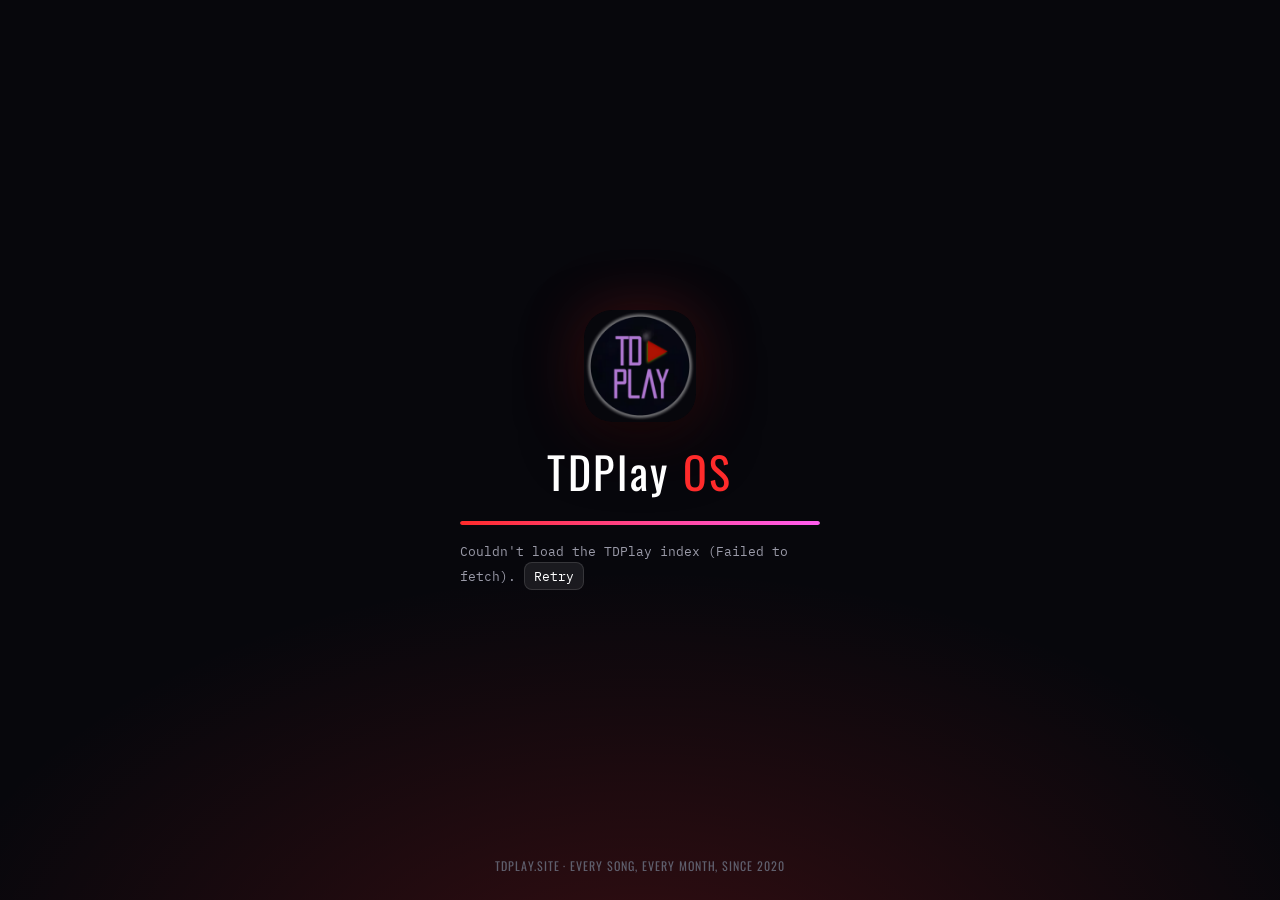
<file: index.html>
<!DOCTYPE html>
<html lang="en">
<head>
<meta charset="utf-8">
<meta name="viewport" content="width=device-width, initial-scale=1, viewport-fit=cover">
<title>TDPlay OS</title>
<meta name="description" content="TDPlay OS — a music desktop built on every song ever featured on tdplay.site: YouTube player, Spotify, Apple Music and an artist browser.">
<meta name="theme-color" content="#07070c">
<link rel="icon" href="assets/logo.png">
<link rel="apple-touch-icon" href="assets/apple-touch-icon.png">
<link rel="manifest" href="manifest.webmanifest">
<meta name="apple-mobile-web-app-capable" content="yes">
<meta name="mobile-web-app-capable" content="yes">
<meta name="apple-mobile-web-app-status-bar-style" content="black-translucent">
<meta name="apple-mobile-web-app-title" content="TDPlay OS">
<meta property="og:title" content="TDPlay OS">
<meta property="og:description" content="A music desktop built on every song ever featured on tdplay.site.">
<meta property="og:image" content="https://mircix.github.io/tdplay-os/assets/logo.png">
<link rel="preconnect" href="https://fonts.googleapis.com">
<link rel="preconnect" href="https://fonts.gstatic.com" crossorigin>
<link href="https://fonts.googleapis.com/css2?family=Oswald:wght@400;500;600;700&family=DM+Sans:ital,opsz,wght@0,9..40,300..700;1,9..40,300..700&family=IBM+Plex+Mono:wght@400;500&display=swap" rel="stylesheet">
<link rel="stylesheet" href="css/os.css?v=202610111054">
</head>
<body>

<!-- boot screen -->
<div id="boot" class="boot">
  <div class="boot-inner">
    <img class="boot-logo" src="assets/logo.png" alt="TDPlay">
    <div class="boot-title">TDPlay <em>OS</em></div>
    <div class="boot-bar"><div id="boot-fill" class="boot-fill"></div></div>
    <div id="boot-status" class="boot-status">Starting…</div>
  </div>
  <div class="boot-foot">tdplay.site · every song, every month, since 2020</div>
</div>

<!-- desktop -->
<div id="desktop" class="desktop" hidden>
  <div id="wallpaper" class="wallpaper" data-wall="aurora">
    <div class="wp-blob wp-a"></div><div class="wp-blob wp-b"></div><div class="wp-blob wp-c"></div>
    <div id="wp-art" class="wp-art"></div>
    <div class="wp-grain"></div>
  </div>

  <div id="topbar" class="topbar">
    <button id="tb-logo" class="tb-logo" title="TDPlay OS"><img src="assets/logo.png" alt=""></button>
    <div id="tb-app" class="tb-app">TDPlay OS</div>
    <div id="tb-now" class="tb-now" hidden>
      <img id="tb-now-art" class="tb-now-art" alt="">
      <div class="tb-now-text"><b id="tb-now-title"></b><span id="tb-now-sub"></span></div>
      <button id="tb-now-toggle" class="tb-now-btn" title="Play / pause">❚❚</button>
      <button id="tb-now-next" class="tb-now-btn" title="Next">⏭</button>
    </div>
    <div class="tb-right">
      <button id="tb-search" class="tb-btn" title="Search (⌘K)">
        <svg viewBox="0 0 24 24"><circle cx="11" cy="11" r="7"/><path d="M20 20l-4-4"/></svg>
      </button>
      <div id="tb-spotify" class="tb-spot" title="Spotify not connected"><span class="dot"></span></div>
      <button id="tb-full" class="tb-btn" title="Full screen">
        <svg viewBox="0 0 24 24"><path d="M4 9V4h5M20 9V4h-5M4 15v5h5M20 15v5h-5"/></svg>
      </button>
      <div id="tb-clock" class="tb-clock">--:--</div>
    </div>
  </div>

  <div id="windows" class="windows"></div>

  <div id="dock" class="dock"></div>

  <div id="pip" class="pip" hidden>
    <div id="pip-slot" class="pip-slot"></div>
    <div class="pip-bar">
      <button id="pip-open" class="pip-btn" title="Open Player">⤢</button>
      <button id="pip-toggle" class="pip-btn" title="Play / pause">❚❚</button>
      <button id="pip-next" class="pip-btn" title="Next">⏭</button>
      <button id="pip-close" class="pip-btn" title="Stop">✕</button>
    </div>
  </div>
  <!-- YouTube player lives here, positioned over whichever window shows it -->
  <div id="yt-layer" class="yt-layer" hidden><div id="yt-host"></div></div>

  <div id="menu" class="menu" hidden></div>
  <div id="launcher" class="launcher" hidden>
    <div class="launcher-box glass">
      <div class="launcher-row">
        <svg viewBox="0 0 24 24"><circle cx="11" cy="11" r="7"/><path d="M20 20l-4-4"/></svg>
        <input id="launcher-input" type="text" placeholder="Search apps, artists, songs, months…" autocomplete="off" spellcheck="false">
        <kbd>esc</kbd>
      </div>
      <div id="launcher-results" class="launcher-results"></div>
    </div>
  </div>
  <div id="toasts" class="toasts"></div>
</div>

<script src="js/config.js?v=202610111054"></script>
<script src="js/util.js?v=202610111054"></script>
<script src="js/data.js?v=202610111054"></script>
<script src="js/ui.js?v=202610111054"></script>
<script src="js/wm.js?v=202610111054"></script>
<script src="js/player.js?v=202610111054"></script>
<script src="js/spotify.js?v=202610111054"></script>
<script src="js/youtube.js?v=202610111054"></script>
<script src="js/instagramapi.js?v=202610111054"></script>
<script src="js/apps/home.js?v=202610111054"></script>
<script src="js/apps/library.js?v=202610111054"></script>
<script src="js/apps/playerapp.js?v=202610111054"></script>
<script src="js/apps/spotifyapp.js?v=202610111054"></script>
<script src="js/apps/apple.js?v=202610111054"></script>
<script src="js/apps/artists.js?v=202610111054"></script>
<script src="js/apps/instagram.js?v=202610111054"></script>
<script src="js/apps/browser.js?v=202610111054"></script>
<script src="js/apps/terminal.js?v=202610111054"></script>
<script src="js/apps/stats.js?v=202610111054"></script>
<script src="js/apps/settings.js?v=202610111054"></script>
<script src="js/apps/about.js?v=202610111054"></script>
<script src="js/os.js?v=202610111054"></script>
</body>
</html>
</file>
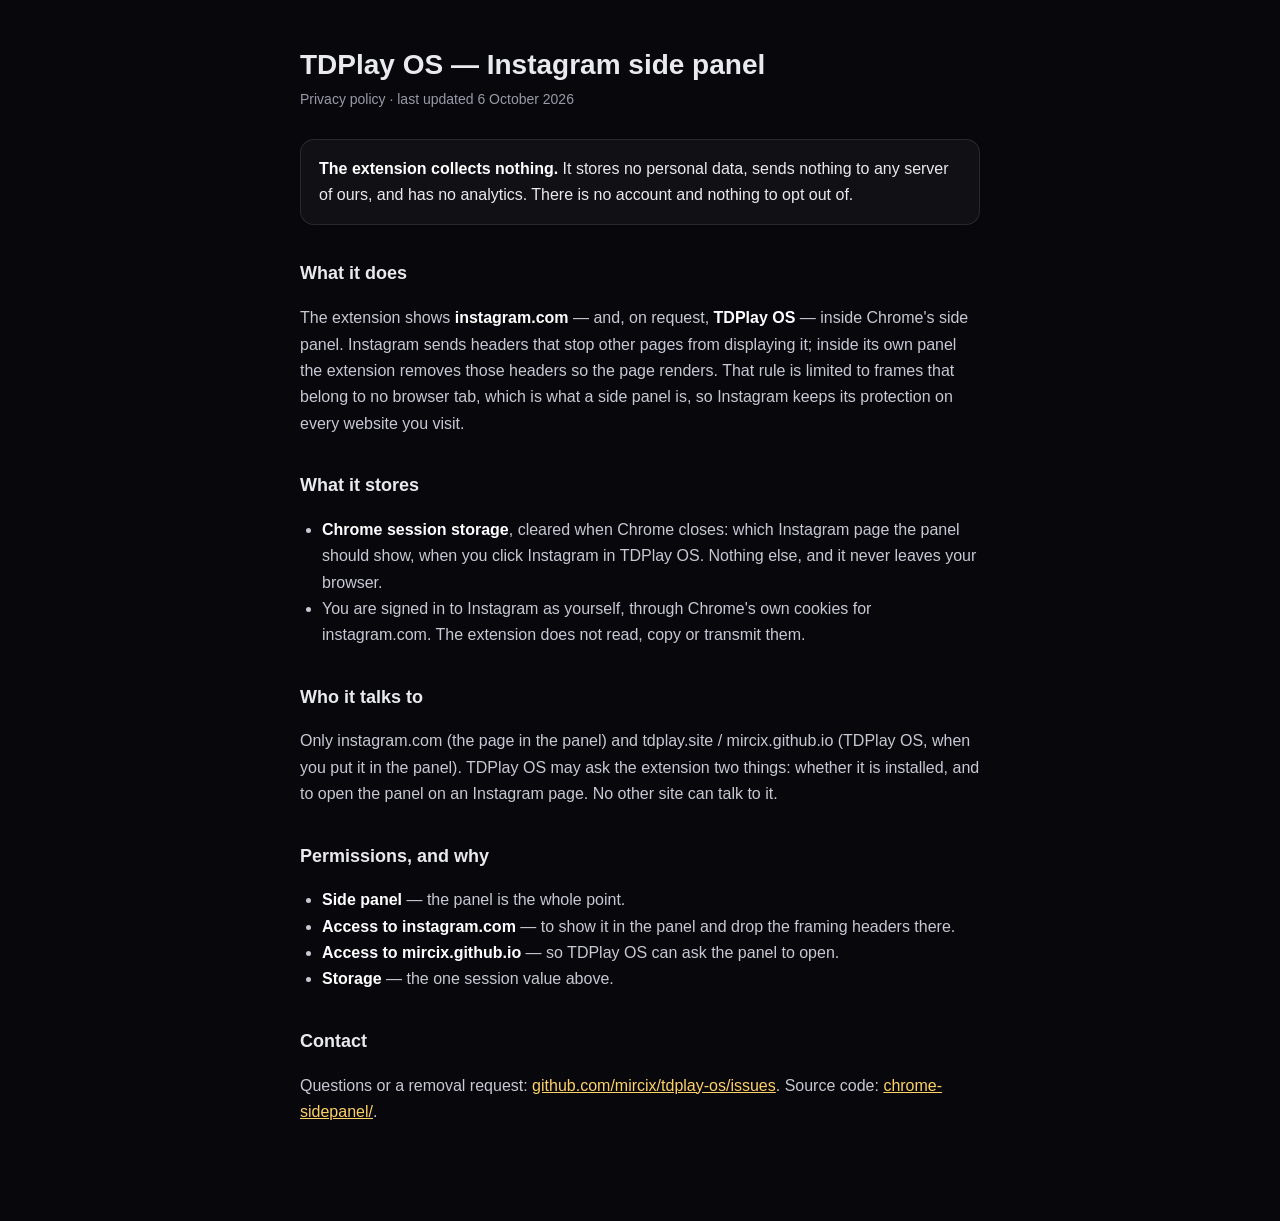
<file: extension-privacy.html>
<!DOCTYPE html>
<html lang="en-GB">
<head>
<meta charset="utf-8">
<meta name="viewport" content="width=device-width, initial-scale=1">
<title>Privacy — TDPlay OS Instagram side panel</title>
<link rel="icon" href="assets/logo.png">
<style>
  :root { color-scheme: dark; }
  body { margin: 0; padding: 48px 20px 80px; background: #07070c; color: #e9e9f0;
    font: 16px/1.65 -apple-system, BlinkMacSystemFont, "Segoe UI", Roboto, Helvetica, Arial, sans-serif; }
  main { max-width: 680px; margin: 0 auto; }
  h1 { font-size: 28px; line-height: 1.2; margin: 0 0 6px; }
  h2 { font-size: 18px; margin: 34px 0 8px; }
  .date { color: #9a9aa8; font-size: 14px; margin-bottom: 28px; }
  p, li { color: #c8c8d4; }
  b { color: #fff; }
  a { color: #ffd166; }
  ul { padding-left: 22px; }
  .card { background: rgba(255,255,255,.04); border: 1px solid rgba(255,255,255,.1); border-radius: 14px; padding: 16px 18px; margin: 22px 0; }
</style>
</head>
<body>
<main>
  <h1>TDPlay OS — Instagram side panel</h1>
  <div class="date">Privacy policy · last updated 6 October 2026</div>

  <div class="card"><b>The extension collects nothing.</b> It stores no personal data, sends nothing to
  any server of ours, and has no analytics. There is no account and nothing to opt out of.</div>

  <h2>What it does</h2>
  <p>The extension shows <b>instagram.com</b> — and, on request, <b>TDPlay OS</b> — inside Chrome's side
  panel. Instagram sends headers that stop other pages from displaying it; inside its own panel the
  extension removes those headers so the page renders. That rule is limited to frames that belong to no
  browser tab, which is what a side panel is, so Instagram keeps its protection on every website you visit.</p>

  <h2>What it stores</h2>
  <ul>
    <li><b>Chrome session storage</b>, cleared when Chrome closes: which Instagram page the panel should
      show, when you click Instagram in TDPlay OS. Nothing else, and it never leaves your browser.</li>
    <li>You are signed in to Instagram as yourself, through Chrome's own cookies for instagram.com. The
      extension does not read, copy or transmit them.</li>
  </ul>

  <h2>Who it talks to</h2>
  <p>Only instagram.com (the page in the panel) and tdplay.site / mircix.github.io (TDPlay OS, when you
  put it in the panel). TDPlay OS may ask the extension two things: whether it is installed, and to open
  the panel on an Instagram page. No other site can talk to it.</p>

  <h2>Permissions, and why</h2>
  <ul>
    <li><b>Side panel</b> — the panel is the whole point.</li>
    <li><b>Access to instagram.com</b> — to show it in the panel and drop the framing headers there.</li>
    <li><b>Access to mircix.github.io</b> — so TDPlay OS can ask the panel to open.</li>
    <li><b>Storage</b> — the one session value above.</li>
  </ul>

  <h2>Contact</h2>
  <p>Questions or a removal request: <a href="https://github.com/mircix/tdplay-os/issues">github.com/mircix/tdplay-os/issues</a>.
  Source code: <a href="https://github.com/mircix/tdplay-os/tree/main/chrome-sidepanel">chrome-sidepanel/</a>.</p>
</main>
</body>
</html>
</file>
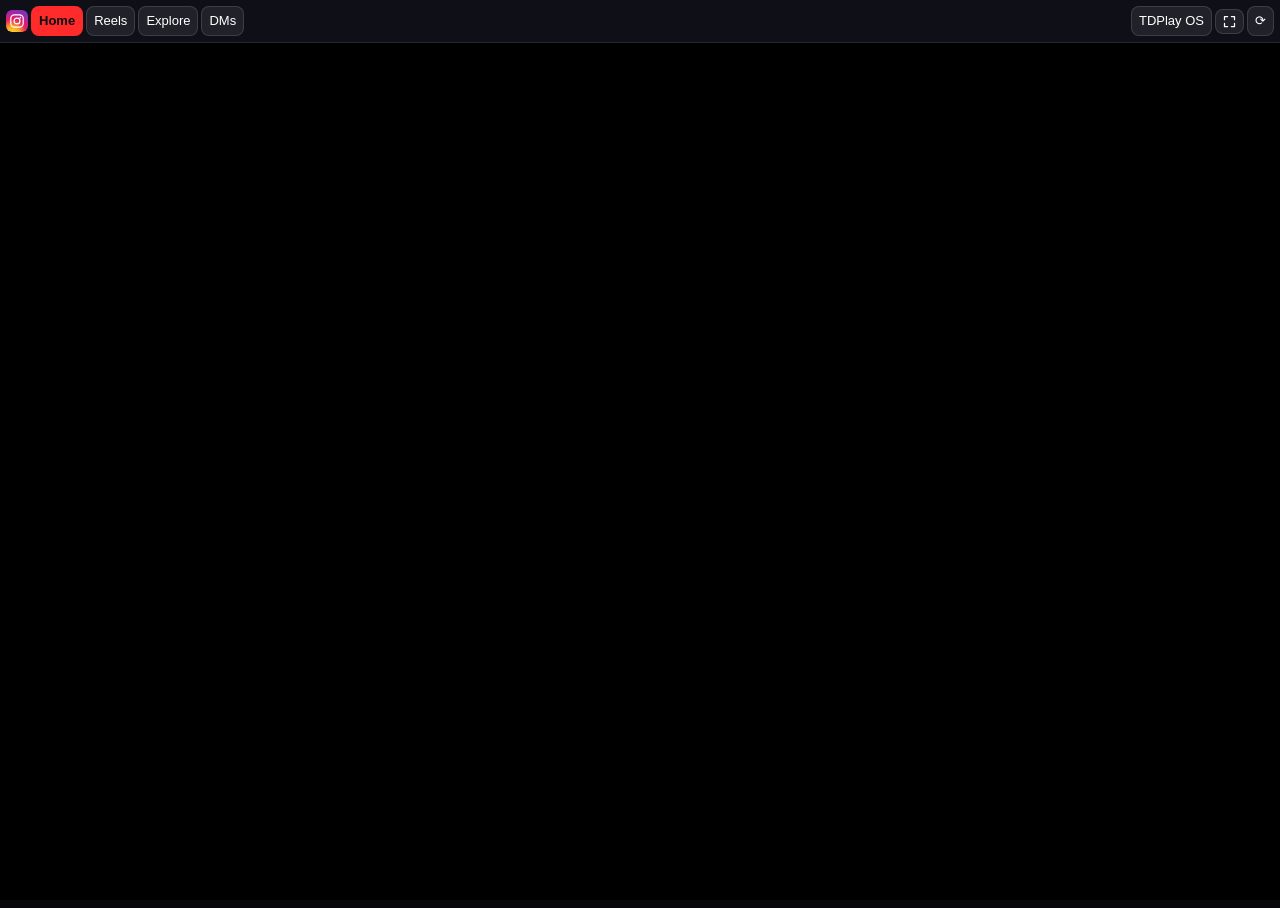
<file: chrome-sidepanel/panel.html>
<!DOCTYPE html>
<html lang="en">
<head>
<meta charset="utf-8">
<title>Instagram · TDPlay OS</title>
<style>
  :root { color-scheme: dark; }
  html, body { margin: 0; height: 100%; background: #07070c; color: #fff;
    font: 13px/1.4 -apple-system, BlinkMacSystemFont, "Segoe UI", Roboto, Helvetica, Arial, sans-serif; overflow: hidden; }
  .bar { display: flex; gap: 3px; align-items: center; padding: 6px 6px; background: rgba(16,16,24,.98);
    border-bottom: 1px solid rgba(255,255,255,.1); overflow-x: auto; scrollbar-width: none; }
  .bar::-webkit-scrollbar { display: none; }
  .bar button { background: rgba(255,255,255,.08); border: 1px solid rgba(255,255,255,.12); color: #fff;
    border-radius: 8px; padding: 5px 7px; font: inherit; cursor: pointer; white-space: nowrap; flex: none; }
  #ig { padding: 0; border: 0; background: none; line-height: 0; flex: none; }
  #ig svg { width: 22px; height: 22px; border-radius: 6px; display: block; }
  #ig:hover { background: none; transform: scale(1.08); }
  #ig:active { transform: scale(.96); }
  #full { padding: 4px 6px; }
  #full svg { width: 15px; height: 15px; display: block; fill: none; stroke: currentColor;
    stroke-width: 2; stroke-linecap: round; stroke-linejoin: round; }
  .bar button:hover { background: rgba(255,255,255,.16); }
  .bar button.on { background: #ff2b2b; border-color: transparent; color: #0a0a0f; font-weight: 600; }
  .bar .sp { flex: 1; }
  iframe { display: block; width: 100%; height: calc(100% - 35px); border: 0; background: #000; }
  .note { position: absolute; left: 0; right: 0; bottom: 0; padding: 9px 10px; font-size: 12px;
    color: #c8c8d4; background: rgba(16,16,24,.98); border-top: 1px solid rgba(255,255,255,.1); }
  .note a { color: #b1ffff; }
  .note[hidden] { display: none; }
  .note button { margin: 6px 6px 0 0; background: rgba(255,255,255,.1); border: 1px solid rgba(255,255,255,.16);
    color: #fff; border-radius: 7px; padding: 4px 9px; font: inherit; cursor: pointer; }
  .note button:hover { background: rgba(255,255,255,.2); }
</style>
</head>
<body>
  <div class="bar">
    <button id="ig" title="Instagram — Home" aria-label="Instagram — Home"><svg viewBox="0 0 64 64" aria-hidden="true"><defs><radialGradient id="gIg" cx=".3" cy="1.05" r="1.25"><stop offset="0" stop-color="#fdd835"/><stop offset=".25" stop-color="#f9a825"/><stop offset=".5" stop-color="#e91e63"/><stop offset=".78" stop-color="#9c27b0"/><stop offset="1" stop-color="#3f51b5"/></radialGradient></defs><rect width="64" height="64" rx="14.5" fill="url(#gIg)"/><rect x="14" y="14" width="36" height="36" rx="10.5" fill="none" stroke="#fff" stroke-width="3.6"/><circle cx="32" cy="32" r="8.6" fill="none" stroke="#fff" stroke-width="3.6"/><circle cx="41.8" cy="22.2" r="2.4" fill="#fff"/></svg></button>
    <button data-go="" class="on">Home</button>
    <button data-go="reels/">Reels</button>
    <button data-go="explore/">Explore</button>
    <button data-go="direct/inbox/">DMs</button>
    <span class="sp"></span>
    <button id="tdplay" title="TDPlay OS in the panel">TDPlay OS</button>
    <button id="full" title="Full screen" aria-label="Full screen"><svg viewBox="0 0 24 24" aria-hidden="true"><path d="M4 9V4h5M20 9V4h-5M4 15v5h5M20 15v5h-5"/></svg></button>
    <button id="reload" title="Reload">⟳</button>
  </div>
  <iframe id="f"
          allow="autoplay; encrypted-media; clipboard-write; picture-in-picture; fullscreen"></iframe>
  <div class="note" id="fix" hidden><span id="fix-msg"></span>
    <span id="fix-btns"><button id="fix-reload">Try again</button><button id="fix-tab">Open in a tab</button></span></div>
  <script src="panel.js"></script>
</body>
</html>
</file>
<file: css/os.css>
/* TDPlay OS — theme + shell + shared app styles */
:root{
  --bg:#07070c; --panel:#111118; --panel2:#171720; --line:#26262f; --line2:rgba(255,255,255,.14);
  --text:#fff; --muted:#9a9aa8; --dim:#5f5f6d;
  --red:#ff2b2b; --cyan:#b1ffff; --pink:#ff5cf0; --gold:#ffd166; --green:#1ed760; --apple:#fa3c5a;
  --accent:var(--red); --accent-rgb:255,43,43;
  --head:"Oswald","Arial Narrow",Impact,sans-serif;
  --body:"DM Sans",-apple-system,BlinkMacSystemFont,"Segoe UI",Roboto,Helvetica,Arial,sans-serif;
  --mono:"IBM Plex Mono",ui-monospace,SFMono-Regular,Menlo,monospace;
  --topbar:38px; --dock:74px; --r:16px;
  --glass-bg:linear-gradient(135deg,rgba(255,255,255,.12),rgba(255,255,255,.035) 40%,rgba(255,255,255,0) 70%),rgba(22,22,32,.55);
  --glass-line:1px solid rgba(255,255,255,.16);
  --glass-shadow:inset 0 1px 0 rgba(255,255,255,.22),inset 0 -1px 0 rgba(0,0,0,.25),0 10px 28px rgba(0,0,0,.38);
}
:root[data-accent="cyan"]{--accent:var(--cyan);--accent-rgb:177,255,255}
:root[data-accent="pink"]{--accent:var(--pink);--accent-rgb:255,92,240}
:root[data-accent="gold"]{--accent:var(--gold);--accent-rgb:255,209,102}
:root[data-accent="green"]{--accent:var(--green);--accent-rgb:30,215,96}
*{box-sizing:border-box}
html,body{height:100%;margin:0;background:var(--bg);color:var(--text);font:15px/1.45 var(--body);overflow:hidden;-webkit-font-smoothing:antialiased;overscroll-behavior:none}
button,input,select,textarea{font:inherit;color:inherit}
button{cursor:pointer}
a{color:var(--cyan)}
img{display:block}
::selection{background:rgba(var(--accent-rgb),.35)}
::-webkit-scrollbar{width:10px;height:10px}
::-webkit-scrollbar-thumb{background:rgba(255,255,255,.14);border-radius:10px;border:2px solid transparent;background-clip:padding-box}
::-webkit-scrollbar-thumb:hover{background:rgba(255,255,255,.28);background-clip:padding-box;border:2px solid transparent}
::-webkit-scrollbar-track{background:transparent}
[hidden]{display:none!important}
.glass{background:var(--glass-bg);border:var(--glass-line);box-shadow:var(--glass-shadow);-webkit-backdrop-filter:blur(18px) saturate(150%);backdrop-filter:blur(18px) saturate(150%)}
h1,h2,h3,.head{font-family:var(--head);font-weight:500;letter-spacing:.02em;margin:0}
h1 em,h2 em,.head em{font-style:normal;color:var(--red)}
mark{background:rgba(var(--accent-rgb),.3);color:inherit;border-radius:3px;padding:0 1px}
kbd{font:12px var(--mono);background:rgba(255,255,255,.08);border:1px solid var(--line2);border-radius:6px;padding:2px 6px;color:var(--muted)}

/* ---------------------------------------------------------------- boot */
.boot{position:fixed;inset:0;background:radial-gradient(1200px 700px at 50% 110%,rgba(255,43,43,.18),transparent 60%),var(--bg);display:flex;flex-direction:column;align-items:center;justify-content:center;z-index:100;transition:opacity .6s}
.boot.out{opacity:0;pointer-events:none}
.boot-inner{display:flex;flex-direction:column;align-items:center;gap:18px;width:min(360px,80vw)}
.boot-logo{width:112px;height:112px;border-radius:28px;box-shadow:0 20px 60px rgba(0,0,0,.6),0 0 60px rgba(255,43,43,.25);animation:bootpulse 2.4s ease-in-out infinite}
@keyframes bootpulse{0%,100%{transform:scale(1)}50%{transform:scale(1.04)}}
.boot-title{font-family:var(--head);font-size:44px;letter-spacing:.06em}
.boot-title em{font-style:normal;color:var(--red)}
.boot-bar{width:100%;height:4px;border-radius:4px;background:rgba(255,255,255,.1);overflow:hidden}
.boot-fill{height:100%;width:0;background:linear-gradient(90deg,var(--red),var(--pink));border-radius:4px;transition:width .25s;box-shadow:0 0 12px rgba(255,43,43,.6)}
.boot-status{color:var(--muted);font-size:13px;font-family:var(--mono);min-height:18px}
.boot-foot{position:absolute;bottom:26px;color:var(--dim);font-size:12px;letter-spacing:.08em;text-transform:uppercase;font-family:var(--head)}

/* ---------------------------------------------------------------- desktop */
.desktop{position:fixed;inset:0;overflow:hidden}
.wallpaper{position:absolute;inset:0;background:var(--bg);overflow:hidden}
.wp-blob{position:absolute;width:60vmax;height:60vmax;border-radius:50%;filter:blur(70px);opacity:.55;mix-blend-mode:screen;will-change:transform}
.wp-a{background:radial-gradient(circle,rgba(255,43,43,.55),transparent 60%);left:-15vmax;top:-10vmax;animation:drift 38s ease-in-out infinite alternate}
.wp-b{background:radial-gradient(circle,rgba(255,92,240,.35),transparent 60%);right:-20vmax;top:10vmax;animation:drift 46s ease-in-out infinite alternate-reverse}
.wp-c{background:radial-gradient(circle,rgba(177,255,255,.22),transparent 60%);left:20vmax;bottom:-30vmax;animation:drift 54s ease-in-out infinite alternate}
@keyframes drift{0%{transform:translate(0,0) scale(1)}100%{transform:translate(12vmax,8vmax) scale(1.15)}}
.wallpaper[data-wall="black"] .wp-blob{opacity:.12}
.wallpaper[data-wall="neon"] .wp-a{background:radial-gradient(circle,rgba(255,43,43,.8),transparent 60%)}
.wallpaper[data-wall="neon"] .wp-b{background:radial-gradient(circle,rgba(177,255,255,.55),transparent 60%)}
.wallpaper[data-wall="neon"] .wp-c{background:radial-gradient(circle,rgba(255,92,240,.6),transparent 60%)}
.wallpaper[data-wall="cyan"] .wp-a{background:radial-gradient(circle,rgba(177,255,255,.5),transparent 60%)}
.wallpaper[data-wall="cyan"] .wp-b{background:radial-gradient(circle,rgba(40,120,255,.4),transparent 60%)}
.wallpaper[data-wall="cyan"] .wp-c{background:radial-gradient(circle,rgba(255,92,240,.2),transparent 60%)}
.wp-art{position:absolute;inset:-10%;background:center/cover no-repeat;filter:blur(40px) saturate(1.4) brightness(.55);opacity:0;transition:opacity 1.2s,background-image .6s}
.wallpaper[data-wall="art"] .wp-art{opacity:1}
.wallpaper[data-wall="art"] .wp-blob{opacity:.25}
.wp-grain{position:absolute;inset:0;opacity:.06;background-image:url("data:image/svg+xml;utf8,<svg xmlns='http://www.w3.org/2000/svg' width='160' height='160'><filter id='n'><feTurbulence type='fractalNoise' baseFrequency='.9' numOctaves='2' stitchTiles='stitch'/></filter><rect width='100%' height='100%' filter='url(%23n)'/></svg>");pointer-events:none}
.reduce-motion .wp-blob{animation:none!important}

/* ---------------------------------------------------------------- top bar */
.topbar{position:absolute;left:0;right:0;top:0;height:var(--topbar);display:flex;align-items:center;gap:8px;padding:0 10px 0 6px;z-index:50;
  background:linear-gradient(180deg,rgba(10,10,16,.85),rgba(10,10,16,.55));border-bottom:1px solid rgba(255,255,255,.08);-webkit-backdrop-filter:blur(20px) saturate(150%);backdrop-filter:blur(20px) saturate(150%)}
.tb-logo{background:transparent;border:0;padding:4px;border-radius:8px;display:flex}
.tb-logo img{width:24px;height:24px;border-radius:6px}
.tb-logo:hover{background:rgba(255,255,255,.1)}
.tb-app{font-family:var(--head);font-size:15px;letter-spacing:.04em;font-weight:600;white-space:nowrap}
.tb-now{margin:0 auto;display:flex;align-items:center;gap:8px;height:28px;padding:0 6px 0 4px;border-radius:999px;background:rgba(255,255,255,.07);border:1px solid rgba(255,255,255,.1);max-width:min(46vw,520px);cursor:pointer}
.tb-now:hover{background:rgba(255,255,255,.12)}
.tb-now-art{width:20px;height:20px;border-radius:5px;object-fit:cover;background:#222}
.tb-now-text{display:flex;gap:6px;align-items:baseline;min-width:0;font-size:12.5px;white-space:nowrap;overflow:hidden}
.tb-now-text b{font-weight:600;overflow:hidden;text-overflow:ellipsis}
.tb-now-text span{color:var(--muted);overflow:hidden;text-overflow:ellipsis}
.tb-now-btn{background:transparent;border:0;color:var(--text);font-size:12px;padding:2px 5px;border-radius:6px;line-height:1}
.tb-now-btn:hover{background:rgba(255,255,255,.15)}
.tb-right{margin-left:auto;display:flex;align-items:center;gap:6px}
.tb-btn{background:transparent;border:0;padding:5px;border-radius:8px;display:flex;color:var(--text)}
.tb-btn svg{width:18px;height:18px;fill:none;stroke:currentColor;stroke-width:2;stroke-linecap:round;stroke-linejoin:round}
.tb-btn:hover{background:rgba(255,255,255,.12)}
.tb-spot{display:flex;align-items:center;padding:0 4px}
.tb-spot .dot{width:9px;height:9px;border-radius:50%;background:var(--dim);box-shadow:0 0 0 2px rgba(255,255,255,.08)}
.tb-spot.on .dot{background:var(--green);box-shadow:0 0 10px rgba(30,215,96,.8)}
.tb-clock{font-family:var(--mono);font-size:13px;color:var(--text);padding:0 4px;white-space:nowrap}

/* ---------------------------------------------------------------- windows */
.windows{position:absolute;inset:var(--topbar) 0 0 0;pointer-events:none}
.win{position:absolute;display:flex;flex-direction:column;min-width:320px;min-height:200px;border-radius:14px;overflow:hidden;pointer-events:auto;
  background:rgba(16,16,24,.78);border:1px solid rgba(255,255,255,.14);box-shadow:0 30px 80px rgba(0,0,0,.6),0 0 0 1px rgba(0,0,0,.4),inset 0 1px 0 rgba(255,255,255,.14);
  -webkit-backdrop-filter:blur(26px) saturate(160%);backdrop-filter:blur(26px) saturate(160%);
  animation:winin .22s cubic-bezier(.2,.9,.3,1.2)}
@keyframes winin{from{opacity:0;transform:scale(.94) translateY(8px)}to{opacity:1;transform:none}}
.win.closing{animation:winout .16s ease-in forwards}
@keyframes winout{to{opacity:0;transform:scale(.96)}}
.win.focused{border-color:rgba(255,255,255,.24);box-shadow:0 40px 100px rgba(0,0,0,.7),0 0 0 1px rgba(0,0,0,.5),0 0 40px rgba(var(--accent-rgb),.12),inset 0 1px 0 rgba(255,255,255,.18)}
.win.maxed{border-radius:0}
.win.dragging,.win.resizing{transition:none;user-select:none}
.win.dragging iframe,.win.resizing iframe{pointer-events:none}
.win-title{display:flex;align-items:center;gap:8px;height:38px;padding:0 10px 0 10px;flex:none;cursor:default;user-select:none;background:linear-gradient(180deg,rgba(255,255,255,.07),rgba(255,255,255,.02));border-bottom:1px solid rgba(255,255,255,.08)}
.win-lights{display:flex;gap:7px;margin-right:4px}
.win-lights button{width:12px;height:12px;border-radius:50%;border:0;padding:0;background:#3a3a44;position:relative}
.win:hover .win-lights .l-close,.win.focused .win-lights .l-close{background:#ff5f57}
.win:hover .win-lights .l-min,.win.focused .win-lights .l-min{background:#febc2e}
.win:hover .win-lights .l-max,.win.focused .win-lights .l-max{background:#28c840}
.win-lights button:hover{filter:brightness(1.2)}
.win-icon{width:16px;height:16px;border-radius:4px}
.win-name{font-family:var(--head);font-size:14px;letter-spacing:.04em;font-weight:500;flex:1;min-width:0;overflow:hidden;text-overflow:ellipsis;white-space:nowrap;text-align:center;color:rgba(255,255,255,.85)}
.win:not(.focused) .win-name{color:var(--muted)}
.win-tools{display:flex;gap:2px}
.win-tools button{background:transparent;border:0;color:var(--muted);padding:3px 6px;border-radius:6px;font-size:13px}
.win-tools button:hover{background:rgba(255,255,255,.12);color:var(--text)}
.win-body{flex:1;min-height:0;position:relative;display:flex;flex-direction:column;overflow:hidden}
.win-resize{position:absolute;right:0;bottom:0;width:18px;height:18px;cursor:nwse-resize;z-index:3}
.win-resize::after{content:"";position:absolute;right:5px;bottom:5px;width:7px;height:7px;border-right:2px solid rgba(255,255,255,.3);border-bottom:2px solid rgba(255,255,255,.3);border-radius:0 0 2px 0}
.win-edge{position:absolute;z-index:2}
.win-edge.e{right:-3px;top:10px;bottom:10px;width:7px;cursor:ew-resize}
.win-edge.s{bottom:-3px;left:10px;right:10px;height:7px;cursor:ns-resize}
.win-edge.w{left:-3px;top:10px;bottom:10px;width:7px;cursor:ew-resize}

/* ---------------------------------------------------------------- dock */
.dock{position:absolute;left:50%;bottom:10px;transform:translateX(-50%);display:flex;align-items:flex-end;gap:6px;padding:8px 10px;border-radius:22px;z-index:60;max-width:calc(100vw - 20px);overflow:visible;scrollbar-width:none;
  background:var(--glass-bg);border:var(--glass-line);box-shadow:var(--glass-shadow);-webkit-backdrop-filter:blur(20px) saturate(160%);backdrop-filter:blur(20px) saturate(160%)}
.dock::-webkit-scrollbar{display:none}
.dock-item{position:relative;background:transparent;border:0;padding:0;width:52px;height:52px;flex:none;border-radius:14px;transition:transform .18s cubic-bezier(.2,.9,.3,1.4)}
.dock-item:hover{transform:translateY(-12px) scale(1.28);z-index:2}
.dock-item.bounce{animation:bounce .5s ease}
@keyframes bounce{0%,100%{transform:translateY(0)}40%{transform:translateY(-16px)}}
.dock-item .ic{width:52px;height:52px;border-radius:14px;box-shadow:0 6px 16px rgba(0,0,0,.45),inset 0 1px 0 rgba(255,255,255,.35)}
.dock-item .ic svg{width:100%;height:100%}
.dock-item .lbl{position:absolute;bottom:calc(100% + 10px);left:50%;transform:translateX(-50%);background:rgba(20,20,28,.95);border:1px solid var(--line2);color:var(--text);font-size:12.5px;padding:4px 10px;border-radius:8px;white-space:nowrap;opacity:0;pointer-events:none;transition:opacity .12s;font-family:var(--head);letter-spacing:.04em}
.dock-item:hover .lbl{opacity:1}
.dock-item .run{position:absolute;bottom:-7px;left:50%;transform:translateX(-50%);width:5px;height:5px;border-radius:50%;background:rgba(255,255,255,.75);opacity:0}
.dock-item.running .run{opacity:1}
.dock-sep{width:1px;height:40px;background:rgba(255,255,255,.14);margin:0 4px 6px;flex:none}

/* ---------------------------------------------------------------- pip / yt layer */
.yt-layer{position:fixed;z-index:10;background:#000;overflow:hidden;border-radius:10px}
.yt-layer.fs{border-radius:0}
.yt-layer:fullscreen{left:0;top:0;width:100vw;height:100vh;border-radius:0}
.yt-layer:-webkit-full-screen{left:0;top:0;width:100vw;height:100vh;border-radius:0}
#yt-host iframe:fullscreen{width:100vw;height:100vh}
/* Sits exactly on YouTube's own fullscreen control (48px in from the right edge, 103px up from the
   bottom — the same at every player size). Out of full screen it is invisible, so the icon you see and
   press is YouTube's own. In full screen YouTube's icon is stale (it doesn't know we did it), so ours
   is drawn over it with the arrows the right way round. */
.yt-fs{position:absolute;right:25px;bottom:80px;width:46px;height:46px;padding:0;border:0;border-radius:50%;background:transparent;z-index:3;cursor:pointer;-webkit-appearance:none;appearance:none;display:flex;align-items:center;justify-content:center}
.yt-fs:focus-visible{outline:2px solid #fff;outline-offset:-2px}
.yt-fs svg{width:26px;height:26px;fill:none;stroke:#fff;stroke-width:2;stroke-linecap:round;stroke-linejoin:round}
.yt-layer.fs .yt-fs{width:50px;height:50px;background:rgba(0,0,0,.72);opacity:0;transition:opacity .25s}
.yt-layer.fs.fs-show .yt-fs{opacity:1}
.yt-layer.fs .yt-fs:hover{background:rgba(0,0,0,.9);opacity:1}
/* the picture-in-picture uses the same player layout, so the button works there too — and once it goes
   full screen from the corner, it behaves exactly as it does from the Player window */
.yt-layer.pipmode.fs{z-index:70;border-radius:0}
.yt-layer.inwin{border-radius:10px}
.yt-layer.pipmode{z-index:70;border-radius:12px 12px 0 0}
#yt-host,#yt-host iframe{width:100%;height:100%;border:0;display:block}
.pip{position:fixed;right:20px;bottom:calc(var(--dock) + 24px);width:min(480px,46vw);z-index:69;border-radius:14px;overflow:hidden;background:#000;box-shadow:0 24px 70px rgba(0,0,0,.75),0 0 0 1px rgba(255,255,255,.16)}
.pip-slot{width:100%;aspect-ratio:16/9;background:#000}
.pip-bar{display:flex;gap:6px;justify-content:flex-end;align-items:center;padding:6px 10px;background:rgba(16,16,24,.96);cursor:grab}
.pip-btn{background:transparent;border:0;color:var(--text);font-size:26px;line-height:1;padding:6px 12px;border-radius:9px}
.pip-btn:hover{background:rgba(255,255,255,.14)}

/* ---------------------------------------------------------------- menu / launcher / toasts */
.menu{position:absolute;z-index:80;min-width:220px;padding:6px;border-radius:12px;background:rgba(18,18,26,.96);border:1px solid var(--line2);box-shadow:0 20px 50px rgba(0,0,0,.6);animation:winin .14s ease}
.menu button{display:flex;align-items:center;gap:10px;width:100%;text-align:left;background:transparent;border:0;padding:8px 10px;border-radius:8px;font-size:14px;color:var(--text)}
.menu button:hover{background:rgba(var(--accent-rgb),.25)}
.menu button .k{margin-left:auto;color:var(--muted);font:12px var(--mono)}
.menu hr{border:0;border-top:1px solid var(--line2);margin:5px 4px}
.menu .mh{padding:6px 10px 4px;color:var(--muted);font-family:var(--head);font-size:12px;letter-spacing:.12em;text-transform:uppercase}
.launcher{position:absolute;inset:0;z-index:90;background:rgba(0,0,0,.35);display:flex;justify-content:center;padding-top:12vh;-webkit-backdrop-filter:blur(4px);backdrop-filter:blur(4px)}
.launcher-box{width:min(680px,92vw);align-self:flex-start;border-radius:18px;overflow:hidden;animation:winin .18s ease}
.launcher-row{display:flex;align-items:center;gap:12px;padding:10px 16px;border-bottom:1px solid rgba(255,255,255,.1)}
.launcher-row svg{width:22px;height:22px;fill:none;stroke:var(--muted);stroke-width:2.2;stroke-linecap:round;flex:none}
.launcher-row input{flex:1;background:transparent;border:0;outline:0;font-size:20px;padding:8px 0;min-width:0}
.launcher-results{max-height:56vh;overflow:auto;padding:6px}
.lr-h{padding:10px 12px 4px;color:var(--muted);font-family:var(--head);font-size:12px;letter-spacing:.12em;text-transform:uppercase}
.lr{display:flex;align-items:center;gap:12px;padding:8px 12px;border-radius:10px;cursor:pointer}
.lr:hover,.lr.sel{background:rgba(var(--accent-rgb),.22)}
.lr .ico{width:36px;height:36px;border-radius:8px;flex:none;background:#1a1a22 center/cover;display:flex;align-items:center;justify-content:center;overflow:hidden}
.lr .ico svg{width:100%;height:100%}
.lr .ico img{width:100%;height:100%;object-fit:cover}
.lr .t{flex:1;min-width:0}
.lr .t b{display:block;font-weight:600;overflow:hidden;text-overflow:ellipsis;white-space:nowrap}
.lr .t span{display:block;color:var(--muted);font-size:12.5px;overflow:hidden;text-overflow:ellipsis;white-space:nowrap}
.lr .k{color:var(--muted);font:12px var(--mono)}
.launcher-empty{padding:26px;text-align:center;color:var(--muted)}
.dialog-ov{position:absolute;inset:0;z-index:92;display:flex;align-items:center;justify-content:center;background:rgba(0,0,0,.45);-webkit-backdrop-filter:blur(6px);backdrop-filter:blur(6px);animation:toastin .2s ease}
.dialog-ov.out{animation:winout .18s ease forwards}
.dialog{width:min(420px,92vw);border-radius:20px;padding:26px 24px 20px;text-align:center;animation:winin .22s cubic-bezier(.2,.9,.3,1.2)}
.dialog-icon{width:72px;height:72px;margin:0 auto 12px}
.dialog-icon svg,.dialog-icon img{width:100%;height:100%}
.dialog-title{font-family:var(--head);font-size:24px;letter-spacing:.02em}
.dialog-title em{font-style:normal;color:var(--red)}
.dialog-body{color:var(--muted);font-size:14px;margin-top:8px;line-height:1.5}
.dialog-check{display:flex;gap:8px;align-items:center;justify-content:center;color:var(--muted);font-size:13px;margin-top:14px}
.dialog-btns{display:flex;gap:10px;justify-content:center;margin-top:18px}
.dialog-btns .btn{padding:9px 18px;font-size:14.5px}
/* the one-time "Instagram is getting ready" card */
.sp-steps{text-align:left;margin:12px 0 10px;padding-left:22px;line-height:1.55}
.sp-steps li{margin:5px 0}
.sp-steps b{color:var(--text)}
.sp-wait{display:flex;align-items:center;justify-content:center;gap:9px;color:var(--text);font-size:15px;margin:4px 0 10px}
.sp-ring{width:16px;height:16px;border-radius:50%;border:2px solid rgba(255,255,255,.22);border-top-color:var(--gold);animation:spin .8s linear infinite}
@keyframes spin{to{transform:rotate(360deg)}}
.toasts{position:absolute;right:14px;top:calc(var(--topbar) + 10px);z-index:95;display:flex;flex-direction:column;gap:8px;pointer-events:none}
.toast{pointer-events:auto;display:flex;gap:10px;align-items:center;min-width:260px;max-width:360px;padding:10px 12px;border-radius:12px;background:rgba(18,18,26,.96);border:1px solid var(--line2);box-shadow:0 14px 40px rgba(0,0,0,.5);animation:toastin .25s ease}
.toast.out{animation:winout .2s ease forwards}
@keyframes toastin{from{opacity:0;transform:translateX(20px)}to{opacity:1;transform:none}}
.toast img{width:36px;height:36px;border-radius:8px;object-fit:cover}
.toast .ic{width:36px;height:36px;border-radius:8px;flex:none;overflow:hidden}
.toast .ic svg{width:100%;height:100%}
.toast b{display:block;font-size:13.5px}
.toast span{display:block;color:var(--muted);font-size:12.5px}

/* ---------------------------------------------------------------- shared app widgets */
.app{flex:1;min-height:0;display:flex;flex-direction:column}
.app-split{flex:1;min-height:0;display:flex}
.app-side{width:230px;flex:none;border-right:1px solid rgba(255,255,255,.08);overflow:auto;padding:10px;background:rgba(0,0,0,.18)}
.app-main{flex:1;min-width:0;min-height:0;overflow:auto;padding:16px 18px 24px}
.app-toolbar{display:flex;align-items:center;gap:8px;padding:10px 14px;border-bottom:1px solid rgba(255,255,255,.08);flex:none;flex-wrap:wrap;background:rgba(0,0,0,.12)}
.side-h{padding:10px 8px 4px;color:var(--muted);font-family:var(--head);font-size:12px;letter-spacing:.12em;text-transform:uppercase}
.side-item{display:flex;align-items:center;gap:8px;width:100%;text-align:left;background:transparent;border:0;padding:7px 10px;border-radius:9px;font-size:14px;color:rgba(255,255,255,.85)}
.side-item:hover{background:rgba(255,255,255,.08)}
.side-item.active{background:rgba(var(--accent-rgb),.22);color:#fff}
.side-item .n{margin-left:auto;color:var(--muted);font-size:12px}
.side-item .dot{width:8px;height:8px;border-radius:50%;flex:none}
.btn{display:inline-flex;align-items:center;gap:7px;background:rgba(255,255,255,.08);border:1px solid rgba(255,255,255,.12);border-radius:10px;padding:7px 12px;font-size:13.5px;color:var(--text);white-space:nowrap;transition:background .15s,transform .15s,border-color .15s}
.btn:hover{background:rgba(255,255,255,.14);border-color:rgba(255,255,255,.2)}
.btn:active{transform:scale(.97)}
.btn.primary{background:var(--accent);border-color:transparent;color:#0a0a0f;font-weight:600}
.btn.primary:hover{filter:brightness(1.08)}
.btn.gold{background:var(--gold);border-color:transparent;color:#0a0a0f;font-weight:600;box-shadow:0 0 18px rgba(255,209,102,.35)}
.btn.gold:hover{filter:brightness(1.06)}
.btn.spotify{background:rgba(30,215,96,.16);border-color:rgba(30,215,96,.35);color:#5df095}
.btn.spotify:hover{background:rgba(30,215,96,.28)}
.btn.apple{background:rgba(250,60,90,.16);border-color:rgba(250,60,90,.35);color:#ff8aa0}
.btn.apple:hover{background:rgba(250,60,90,.28)}
.btn.yt{background:rgba(255,40,40,.16);border-color:rgba(255,40,40,.35);color:#ff8585}
.btn.yt:hover{background:rgba(255,40,40,.28)}
.btn.sm{padding:4px 9px;font-size:12.5px;border-radius:8px}
.btn svg{width:16px;height:16px;fill:currentColor}
.btn.icon{padding:7px}
.btn:disabled{opacity:.45;cursor:default}
.input{background:rgba(0,0,0,.35);border:1px solid rgba(255,255,255,.14);border-radius:10px;padding:8px 12px;outline:0;color:var(--text);min-width:0}
.input:focus{border-color:rgba(var(--accent-rgb),.8);box-shadow:0 0 0 3px rgba(var(--accent-rgb),.18)}
.search{display:flex;align-items:center;gap:8px;background:rgba(0,0,0,.35);border:1px solid rgba(255,255,255,.14);border-radius:12px;padding:6px 12px}
.search:focus-within{border-color:rgba(var(--accent-rgb),.8);box-shadow:0 0 0 3px rgba(var(--accent-rgb),.16)}
.search svg{width:18px;height:18px;fill:none;stroke:var(--muted);stroke-width:2.2;stroke-linecap:round;flex:none}
.search input{flex:1;background:transparent;border:0;outline:0;min-width:0}
.chip{display:inline-flex;align-items:center;gap:6px;background:rgba(255,255,255,.07);border:1px solid rgba(255,255,255,.12);border-radius:999px;padding:3px 10px;font-size:12.5px;color:var(--muted);white-space:nowrap;cursor:pointer}
.chip:hover{color:var(--text);border-color:rgba(255,255,255,.3)}
.chip.on{background:rgba(var(--accent-rgb),.22);color:#fff;border-color:rgba(var(--accent-rgb),.5)}
.chip em{font-style:normal;color:var(--red)}
.chip.feat{color:var(--gold);border-color:rgba(255,209,102,.4)}
.ini{font-family:var(--head);font-size:14px;letter-spacing:.06em;color:var(--pink);text-shadow:0 0 8px rgba(255,92,240,.6);font-weight:500}
.muted{color:var(--muted)}
.dim{color:var(--dim)}
.sec-h{display:flex;align-items:baseline;gap:12px;margin:18px 0 10px}
.sec-h h2{font-size:22px}
.sec-h .muted{font-size:13px}
.sec-h .right{margin-left:auto;display:flex;gap:6px}
.empty{padding:40px 20px;text-align:center;color:var(--muted)}
.empty b{color:var(--text)}

/* track cards (grid) */
.grid{display:grid;grid-template-columns:repeat(auto-fill,minmax(210px,1fr));gap:12px}
.card{position:relative;border-radius:14px;overflow:hidden;background:var(--glass-bg);border:var(--glass-line);box-shadow:var(--glass-shadow);cursor:pointer;transition:transform .15s,border-color .15s,box-shadow .15s}
.card:hover,.card.playing{border-color:rgba(255,43,43,.75);transform:translateY(-2px);box-shadow:var(--glass-shadow),0 0 22px rgba(255,43,43,.25)}
.card.playing{border-color:rgba(var(--accent-rgb),.9)}
.card .th{aspect-ratio:16/9;background:#1a1a22 center/cover no-repeat;position:relative}
.card .th::after{content:"";position:absolute;inset:0;background:linear-gradient(180deg,transparent 55%,rgba(0,0,0,.55))}
.card .play{position:absolute;left:50%;top:50%;transform:translate(-50%,-50%) scale(.8);width:46px;height:46px;border-radius:50%;background:rgba(255,43,43,.92);display:flex;align-items:center;justify-content:center;opacity:0;transition:opacity .15s,transform .15s;box-shadow:0 8px 24px rgba(0,0,0,.5);z-index:1}
.card .play svg{width:20px;height:20px;fill:#fff;margin-left:3px}
.card:hover .play{opacity:1;transform:translate(-50%,-50%) scale(1)}
.card.playing .play{opacity:1;transform:translate(-50%,-50%);background:var(--accent)}
.card .feat{position:absolute;left:8px;top:8px;z-index:1;font-family:var(--head);font-size:11px;letter-spacing:.12em;text-transform:uppercase;color:#0a0a0f;background:var(--gold);padding:2px 7px;border-radius:6px}
.card .b{padding:9px 11px 10px}
.card .cap{font-size:13.5px;line-height:1.3;color:var(--cyan);overflow:hidden;display:-webkit-box;-webkit-line-clamp:2;-webkit-box-orient:vertical;min-height:35px}
.card .cap b{color:#fff;font-weight:600}
.card .meta{display:flex;align-items:center;gap:6px;margin-top:6px;font-size:12px;color:var(--muted)}
.card .meta .ini{font-size:13px}
.card .links{margin-left:auto;display:flex;gap:2px}
.card .links a,.row .links a{display:inline-flex;width:28px;height:28px;align-items:center;justify-content:center;border-radius:7px;text-decoration:none}
.card .links a:hover,.row .links a:hover{background:rgba(255,255,255,.12)}
.card .links svg,.row .links svg{width:18px;height:18px;fill:currentColor;opacity:.85}
.l-youtube{color:#ff4040}.l-apple{color:#ff5c78}.l-spotify{color:#1ed760}.l-site{color:#5fe8dc}
.card.hero{grid-column:1/-1;display:grid;grid-template-columns:minmax(0,1.4fr) minmax(0,1fr);border-color:rgba(255,209,102,.35)}
.card.hero .th{aspect-ratio:16/9}
.card.hero .b{padding:18px 20px;display:flex;flex-direction:column;justify-content:center;gap:8px}
.card.hero .cap{font-size:20px;-webkit-line-clamp:3;min-height:0;font-family:var(--head)}
.card.hero .cap b{font-weight:500}
.card.hero .kicker{font-family:var(--head);font-size:12px;letter-spacing:.14em;text-transform:uppercase;color:var(--gold)}
/* track rows (list) */
.rows{display:flex;flex-direction:column;gap:4px}
.row{display:grid;grid-template-columns:34px 92px 1fr auto;gap:0 12px;align-items:center;padding:6px 10px 6px 6px;border-radius:12px;cursor:pointer;border:1px solid transparent}
.row:hover{background:rgba(255,255,255,.07)}
.row.playing{background:rgba(var(--accent-rgb),.16);border-color:rgba(var(--accent-rgb),.4)}
.row .n{color:var(--dim);font:12.5px var(--mono);text-align:center}
.row.playing .n{color:var(--accent)}
.row .th{width:92px;aspect-ratio:16/9;border-radius:7px;background:#1a1a22 center/cover no-repeat}
.row .t{min-width:0}
.row .t .cap{color:var(--cyan);overflow:hidden;text-overflow:ellipsis;white-space:nowrap;font-size:14px}
.row .t .cap b{color:#fff;font-weight:600}
.row .t .sub{display:flex;gap:8px;align-items:center;color:var(--muted);font-size:12px;margin-top:2px;overflow:hidden;white-space:nowrap}
.row .links{display:flex;gap:2px}
.row.compact{grid-template-columns:30px 1fr auto}
.row.compact .th{display:none}
/* artist tiles */
.agrid{display:grid;grid-template-columns:repeat(auto-fill,minmax(150px,1fr));gap:12px}
.atile{position:relative;border-radius:14px;overflow:hidden;background:var(--glass-bg);border:var(--glass-line);box-shadow:var(--glass-shadow);cursor:pointer;padding:14px 12px 12px;display:flex;flex-direction:column;align-items:center;gap:8px;text-align:center;transition:transform .15s,border-color .15s}
.atile:hover{transform:translateY(-2px);border-color:rgba(255,92,240,.6)}
.atile .av{width:64px;height:64px;border-radius:50%;background:#1c1c26 center/cover no-repeat;border:2px solid rgba(255,255,255,.14);display:flex;align-items:center;justify-content:center;overflow:hidden}
.atile .av img{width:38px;height:38px;object-fit:contain}
.atile .av.th{background-size:cover}
.atile .nm{font-weight:600;font-size:14px;line-height:1.25;overflow:hidden;display:-webkit-box;-webkit-line-clamp:2;-webkit-box-orient:vertical}
.atile .ct{color:var(--muted);font-size:12px}
/* month strip / folders */
.folders{display:grid;grid-template-columns:repeat(auto-fill,minmax(120px,1fr));gap:10px}
.folder{border-radius:12px;padding:12px 12px 10px;background:rgba(255,255,255,.05);border:1px solid rgba(255,255,255,.1);cursor:pointer;transition:background .15s,border-color .15s}
.folder:hover{background:rgba(255,255,255,.1);border-color:rgba(255,255,255,.25)}
.folder.on{border-color:rgba(var(--accent-rgb),.7);background:rgba(var(--accent-rgb),.14)}
.folder .fn{font-family:var(--head);font-size:17px}
.folder .fn em{font-style:normal;color:var(--red)}
.folder .fc{color:var(--muted);font-size:12px;margin-top:2px}
.tabs{display:flex;gap:4px;flex-wrap:wrap}
.tab{background:transparent;border:1px solid transparent;border-radius:9px;padding:5px 11px;font-family:var(--head);font-size:14px;letter-spacing:.04em;color:var(--muted)}
.tab:hover{color:var(--text);background:rgba(255,255,255,.07)}
.tab.on{color:#fff;background:rgba(var(--accent-rgb),.2);border-color:rgba(var(--accent-rgb),.45)}
.bar{height:8px;border-radius:8px;background:rgba(255,255,255,.08);overflow:hidden}
.bar i{display:block;height:100%;background:linear-gradient(90deg,var(--red),var(--pink));border-radius:8px}
.kv{display:grid;grid-template-columns:auto 1fr;gap:6px 14px;font-size:13.5px}
.kv dt{color:var(--muted)}
.kv dd{margin:0}
.frame{flex:1;min-height:0;border:0;width:100%;height:100%;background:#000}
.stat-tiles{display:grid;grid-template-columns:repeat(auto-fill,minmax(150px,1fr));gap:10px}
.stat{border-radius:14px;padding:14px;background:var(--glass-bg);border:var(--glass-line)}
.stat .v{font-family:var(--head);font-size:32px;line-height:1;color:#fff}
.stat .l{color:var(--muted);font-size:12.5px;margin-top:4px;letter-spacing:.06em;text-transform:uppercase;font-family:var(--head)}
.field{display:flex;flex-direction:column;gap:6px;margin:12px 0}
.field label{font-size:13px;color:var(--muted)}
.field .hint{font-size:12.5px;color:var(--dim)}
.field code{font:12px var(--mono);background:rgba(0,0,0,.35);padding:3px 7px;border-radius:6px;user-select:all}
.swatches{display:flex;gap:8px;flex-wrap:wrap}
.sw{width:34px;height:34px;border-radius:10px;border:2px solid transparent;cursor:pointer}
.sw.on{border-color:#fff}
.walls{display:flex;gap:8px;flex-wrap:wrap}
.wall{width:90px;height:56px;border-radius:10px;border:2px solid transparent;cursor:pointer;background:#07070c;position:relative;overflow:hidden}
.wall.on{border-color:#fff}
.wall span{position:absolute;left:6px;bottom:4px;font-size:11px;font-family:var(--head);letter-spacing:.08em;text-transform:uppercase}
.pill-row{display:flex;gap:8px;flex-wrap:wrap;align-items:center}
.hint-bar{position:absolute;left:0;right:0;bottom:0;padding:8px 12px;display:flex;align-items:center;gap:10px;background:rgba(18,18,26,.95);border-top:1px solid var(--line2);font-size:13px;z-index:2}
.hint-bar .x{margin-left:auto}
/* terminal */
.term{flex:1;min-height:0;overflow:auto;padding:14px 16px;font:13.5px/1.55 var(--mono);color:#d8f5ea;background:rgba(0,0,0,.55);cursor:text}
.term .ln{white-space:pre-wrap;word-break:break-word}
.term .p{color:var(--red)}
.term .c{color:var(--cyan)}
.term .m{color:var(--pink)}
.term .g{color:var(--muted)}
.term .y{color:var(--gold)}
.term .in{display:flex}
.term .in input{flex:1;background:transparent;border:0;outline:0;font:inherit;color:#fff;padding:0;caret-color:var(--red)}
.term a{color:var(--cyan)}
/* spotify app */
.sp-now{display:flex;gap:16px;align-items:center;padding:14px 16px;border-radius:14px;background:var(--glass-bg);border:var(--glass-line)}
.sp-now .art{width:96px;height:96px;border-radius:10px;background:#1a1a22 center/cover;flex:none;box-shadow:0 10px 30px rgba(0,0,0,.5)}
.sp-now .t{flex:1;min-width:0}
.sp-now .t b{display:block;font-size:17px;overflow:hidden;text-overflow:ellipsis;white-space:nowrap}
.sp-now .t span{display:block;color:var(--muted);overflow:hidden;text-overflow:ellipsis;white-space:nowrap}
.sp-ctl{display:flex;align-items:center;gap:6px;margin-top:10px}
.sp-ctl .btn{padding:6px 10px}
.seek{flex:1;height:5px;border-radius:5px;background:rgba(255,255,255,.14);position:relative;cursor:pointer;min-width:80px}
.seek i{position:absolute;left:0;top:0;bottom:0;background:var(--green);border-radius:5px;width:0}
.sp-time{font:11.5px var(--mono);color:var(--muted);min-width:82px;text-align:right}
.vol{width:90px;accent-color:var(--green)}
.embed-wrap{border-radius:12px;overflow:hidden;background:rgba(0,0,0,.3)}
.embed-wrap iframe{display:block;width:100%;border:0}
.two-col{display:grid;grid-template-columns:minmax(0,1fr) 340px;gap:16px;align-items:start}
.sticky{position:sticky;top:0}
/* instagram */
.ig-head{display:flex;gap:22px;align-items:flex-start;padding:6px 4px 18px;border-bottom:1px solid rgba(255,255,255,.08);margin-bottom:14px}
.ig-avatar{width:110px;height:110px;border-radius:50%;flex:none;background:#1a1a22 center/cover no-repeat;border:3px solid transparent;background-clip:padding-box;box-shadow:0 0 0 3px rgba(255,255,255,.08),0 10px 30px rgba(0,0,0,.5)}
.ig-avatar.sm{width:34px;height:34px;box-shadow:none}
.ig-who{flex:1;min-width:0}
.ig-name{display:flex;gap:10px;align-items:baseline;flex-wrap:wrap}
.ig-name b{font-family:var(--head);font-size:26px;letter-spacing:.02em;font-weight:500}
.ig-counts{display:flex;gap:18px;margin-top:8px;font-size:14px;color:var(--muted)}
.ig-counts b{color:#fff;font-weight:600}
.ig-bio{margin-top:10px;white-space:pre-wrap;font-size:14px;line-height:1.45}
.ig-site{display:inline-block;margin-top:4px;font-size:13.5px}
.ig-grid{display:grid;grid-template-columns:repeat(3,1fr);gap:4px}
.ig-cell{position:relative;aspect-ratio:1;background:#15151d center/cover no-repeat;cursor:pointer;overflow:hidden;border-radius:6px}
.ig-cell .ig-badge{position:absolute;top:8px;right:8px;width:22px;height:22px;color:#fff;filter:drop-shadow(0 1px 3px rgba(0,0,0,.7))}
.ig-cell .ig-badge svg{width:100%;height:100%;fill:#fff}
.ig-hover{position:absolute;inset:0;display:flex;align-items:center;justify-content:center;gap:18px;background:rgba(0,0,0,.45);opacity:0;transition:opacity .15s;font-weight:600;color:#fff}
.ig-hover svg{width:18px;height:18px;fill:#fff;vertical-align:-4px;margin-right:2px}
.ig-cell:hover .ig-hover{opacity:1}
.ig-post-ov{position:absolute;inset:0;z-index:5;background:rgba(0,0,0,.6);-webkit-backdrop-filter:blur(8px);backdrop-filter:blur(8px);display:flex;align-items:center;justify-content:center;padding:18px;animation:toastin .18s ease}
.ig-post{display:grid;grid-template-columns:minmax(0,1.25fr) minmax(260px,.9fr);width:min(960px,100%);max-height:100%;background:#0e0e15;border:1px solid rgba(255,255,255,.14);border-radius:16px;overflow:hidden;box-shadow:0 30px 80px rgba(0,0,0,.7)}
.ig-media{position:relative;background:#000;display:flex;align-items:center;justify-content:center;min-height:320px}
.ig-media img,.ig-media video{max-width:100%;max-height:min(78vh,720px);display:block;object-fit:contain}
.ig-nav{position:absolute;top:50%;transform:translateY(-50%);width:36px;height:36px;border-radius:50%;border:0;background:rgba(255,255,255,.85);color:#111;display:flex;align-items:center;justify-content:center}
.ig-nav svg{width:20px;height:20px}
.ig-nav.prev{left:10px}.ig-nav.next{right:10px}
.ig-dots{position:absolute;bottom:10px;left:0;right:0;display:flex;justify-content:center;gap:5px}
.ig-dots i{width:6px;height:6px;border-radius:50%;background:rgba(255,255,255,.45)}
.ig-dots i.on{background:#3aa0ff}
.ig-side{display:flex;flex-direction:column;padding:14px 16px;min-height:0;overflow:auto;font-size:14px}
.ig-side-head{display:flex;align-items:center;gap:10px;padding-bottom:12px;border-bottom:1px solid rgba(255,255,255,.08);margin-bottom:12px}
.ig-caption{white-space:pre-wrap;line-height:1.5;margin-bottom:12px}
.ig-meta{display:flex;gap:14px;align-items:center;color:var(--muted);font-size:13px;padding-bottom:12px;border-bottom:1px solid rgba(255,255,255,.08)}
.ig-meta svg{width:16px;height:16px;fill:currentColor;vertical-align:-3px}
.ig-comments{padding-top:10px;display:flex;flex-direction:column;gap:8px;font-size:13.5px}
.ig-c b{font-weight:600}
@media (max-width:720px){.ig-post{grid-template-columns:1fr;max-height:100%;overflow:auto}.ig-head{gap:14px}.ig-avatar{width:76px;height:76px}.ig-name b{font-size:20px}.ig-counts{gap:12px;font-size:13px}}
/* home hero header */
.home-head{display:flex;align-items:center;gap:10px;flex-wrap:wrap;margin-bottom:6px}
.home-head h1{font-size:34px;line-height:1}
.home-head .nav{display:flex;gap:4px}
.home-head .nav button{background:rgba(255,255,255,.07);border:1px solid rgba(255,255,255,.12);color:var(--text);border-radius:9px;width:32px;height:32px;font-size:16px}
.home-head .nav button:hover{background:rgba(255,255,255,.14)}
.home-head .nav button:disabled{opacity:.3}
.home-sub{color:var(--muted);font-size:13px;margin-bottom:12px;display:flex;gap:10px;flex-wrap:wrap;align-items:center}
/* about */
.about{padding:26px;display:flex;gap:22px;align-items:center}
.about img{width:96px;height:96px;border-radius:24px;box-shadow:0 14px 40px rgba(0,0,0,.5)}
.about h1{font-size:34px}
.about .ver{color:var(--muted);font-size:13px;font-family:var(--mono)}
/* player app */
.pl-video{width:100%;aspect-ratio:16/9;background:#000;flex:none;position:relative;border-radius:10px;overflow:hidden;max-height:62%}
.pl-video .ph{position:absolute;inset:0;display:flex;align-items:center;justify-content:center;color:var(--dim);font-family:var(--head);letter-spacing:.1em;text-transform:uppercase}
.pl-ctl{display:flex;align-items:center;gap:8px;padding:10px 12px;flex:none;border-bottom:1px solid rgba(255,255,255,.08)}
.pl-ctl .btn{padding:6px 9px}
.pl-ctl .now{flex:1;min-width:0;font-size:13px}
.pl-ctl .now b{display:block;overflow:hidden;text-overflow:ellipsis;white-space:nowrap}
.pl-ctl .now span{display:block;color:var(--muted);overflow:hidden;text-overflow:ellipsis;white-space:nowrap;font-size:12px}
.pl-queue{flex:1;min-height:0;overflow:auto;padding:8px 10px 14px}
.pl-qh{display:flex;align-items:center;gap:8px;padding:6px 6px 8px;color:var(--muted);font-family:var(--head);font-size:12px;letter-spacing:.12em;text-transform:uppercase}
.pl-qh .right{margin-left:auto;display:flex;gap:6px}
.pl-body{flex:1;min-height:0;display:flex;flex-direction:column;padding:10px}
.pl-body.yt-tab .pl-video{max-height:34%}
.pl-qh .tabs .tab{padding:3px 9px;font-size:13px}
@media (max-width:720px){
  :root{--dock:64px}
  .win{left:0!important;top:0!important;width:100%!important;height:calc(100% - var(--dock) - 14px)!important;border-radius:0;min-width:0}
  .win-resize,.win-edge{display:none}
  .app-side{width:100%;position:absolute;inset:0;z-index:2;display:none}
  .app-split.show-side .app-side{display:block}
  .dock-item{width:44px;height:44px}
  .dock-item .ic{width:44px;height:44px}
  .dock{overflow-x:auto;overflow-y:hidden}
  .dock-item:hover{transform:none}
  .two-col{grid-template-columns:1fr}
  .card.hero{grid-template-columns:1fr}
  .tb-now{max-width:40vw}
  .tb-now .tb-now-text span{display:none}
  .tb-clock{display:none}
  .pip{width:300px;right:8px}
  .pip-btn{font-size:20px;padding:4px 9px}
  .row{grid-template-columns:26px 72px 1fr}
  .row .links{display:none}
  .row .th{width:72px}
  .app-main{padding:12px}
}
</file>
